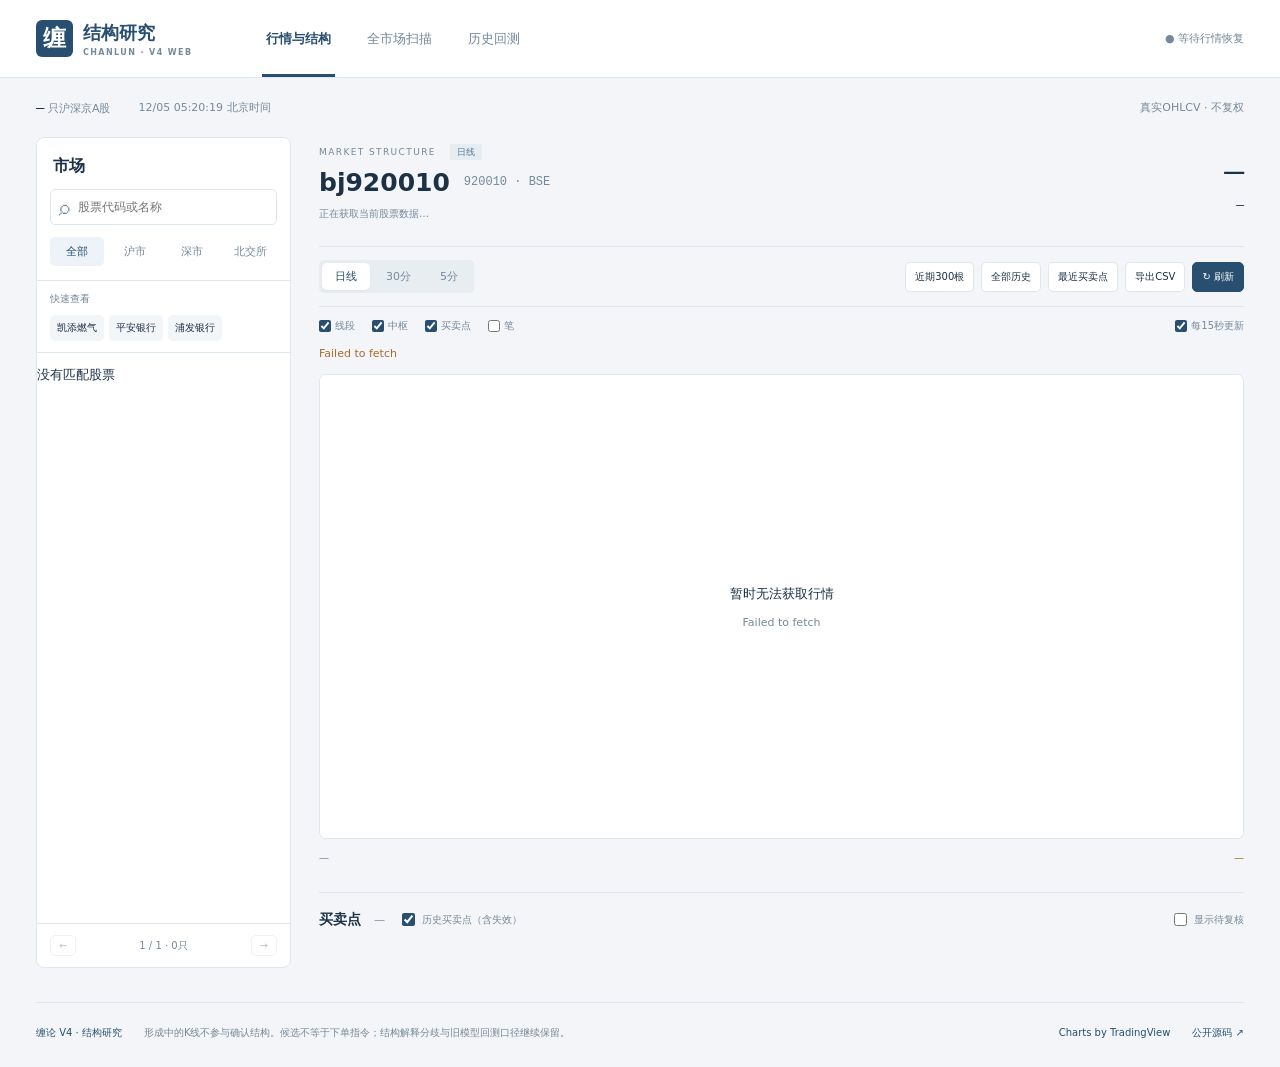
<file: docs/index.html>
<!doctype html>
<html lang="zh-CN">
<head><meta charset="utf-8"><meta name="viewport" content="width=device-width,initial-scale=1"><link rel="icon" href="data:,"><meta name="theme-color" content="#284f70"><meta name="description" content="缠论V4公开研究面板：沪深京股票真实K线、形成状态、结构候选和扫描进度。"><title>缠论 V4 · 实时结构研究</title><link rel="stylesheet" href="./style.css?v=4"><script src="./config.js" defer></script><script src="./assets/lightweight-charts.js" defer></script><script src="./signal-chart.js?v=4" defer></script><script src="./app.js?v=4" defer></script></head>
<body>
<header class="top"><a class="brand" href="./"><span class="brand-mark">缠</span><span>结构研究<small>CHANLUN · V4 WEB</small></span></a><nav aria-label="主导航"><button class="nav active" data-view="market">行情与结构</button><button class="nav" data-view="scan">全市场扫描</button><button class="nav" data-view="backtest">历史回测</button></nav><span id="connection" class="connection"><i></i>连接行情服务</span></header>
<main>
<section id="market-view">
<div class="market-line"><span><b id="universe-count">—</b> 只沪深京A股</span><span id="clock">北京时间</span><span class="source-note">真实OHLCV · 不复权</span></div>
<div class="workspace">
<aside class="market-list"><div class="list-head"><h1>市场</h1><button id="mobile-list-close" class="mobile-only icon-button" aria-label="关闭股票列表">×</button></div><label class="search"><span>⌕</span><input id="search" type="search" aria-label="搜索股票" placeholder="股票代码或名称" autocomplete="off"></label><div class="exchanges"><button data-exchange="" class="active">全部</button><button data-exchange="sh">沪市</button><button data-exchange="sz">深市</button><button data-exchange="bj">北交所</button></div><div class="favorites"><span>快速查看</span><button data-symbol="bj920010">凯添燃气</button><button data-symbol="sz000001">平安银行</button><button data-symbol="sh600000">浦发银行</button></div><div id="stock-list" class="stock-list" aria-label="股票列表"></div><div class="list-page"><button id="previous" aria-label="上一页">←</button><span id="list-page">—</span><button id="next" aria-label="下一页">→</button></div></aside>
<article class="instrument">
<div class="instrument-head"><div><div class="eyebrow">MARKET STRUCTURE <span id="instrument-tag">日线</span></div><h2><button id="mobile-list-open" class="instrument-name" title="切换股票">凯添燃气 <span class="mobile-only">⌄</span></button><span id="instrument-code">920010 · BSE</span></h2><p id="instrument-date">正在读取最新真实K线…</p></div><div class="price"><strong id="price">—</strong><span id="change">—</span></div></div>
<div class="chart-toolbar"><div class="periods" role="group" aria-label="K线周期"><button data-period="day" class="active">日线</button><button data-period="30m">30分</button><button data-period="5m">5分</button></div><div class="chart-actions"><button id="recent">近期300根</button><button id="all-history">全部历史</button><button id="latest-signal">最近买卖点</button><button id="export-csv" title="导出当前图表全部OHLCV">导出CSV</button><button id="refresh" class="primary">↻ 刷新</button></div></div>
<div class="chart-options"><label><input id="segments" type="checkbox" checked>线段</label><label><input id="centers" type="checkbox" checked>中枢</label><label><input id="signals" type="checkbox" checked>买卖点</label><label><input id="strokes" type="checkbox">笔</label><label class="auto-refresh"><input id="auto-refresh" type="checkbox" checked>每15秒更新</label></div>
<div id="chart-status" class="chart-status" role="status">正在获取行情，首次计算完整历史可能需要一些时间。</div>
<div class="chart-shell"><div id="chart"></div><svg id="structure-overlay" aria-label="结构线"></svg><div id="candle-tooltip" hidden></div><div id="chart-loading" class="chart-loading"><span></span><b>读取真实K线</b><small>完整历史与结构正在计算</small></div></div>
<div class="chart-foot"><span id="history-range">—</span><span id="forming-state">—</span></div>
<section class="signal-section"><div class="section-heading"><h3>买卖点</h3><span id="signal-count">—</span><label><input id="show-history" type="checkbox" checked>历史买卖点（含失效）</label><label><input id="include-review" type="checkbox">显示待复核</label></div><div id="signal-list" class="signal-list"><p>数据载入后显示结构候选。</p></div><div id="signal-detail" class="signal-detail" hidden></div></section>
</article></div></section>
<section id="scan-view" class="secondary-view" hidden><div class="page-heading"><div class="eyebrow">MARKET SCANNER</div><h1>全市场扫描</h1><p>查看程序实际扫描进度与研究候选。</p></div><div id="scan-metrics" class="metrics"></div><div class="panel"><h2>扫描进度</h2><div id="scan-runs">正在读取…</div></div><div class="panel"><h2>最新结构候选</h2><div id="scan-signals"></div></div></section>
<section id="backtest-view" class="secondary-view" hidden><div class="page-heading"><div class="eyebrow">HISTORICAL RESEARCH</div><h1>全市场历史回测</h1><p>旧模型结果归档 · 与当前固定引擎分开记录</p></div><div id="backtest-metrics" class="metrics"></div><div class="panel"><h2>数据与范围</h2><div id="backtest-scope"></div></div></section>
<footer><span>缠论 V4 · 结构研究</span><p>形成中的K线不参与确认结构。候选不等于下单指令；结构解释分歧与旧模型回测口径继续保留。</p><a href="https://www.tradingview.com/" target="_blank" rel="noreferrer">Charts by TradingView</a><a href="https://github.com/nnn256/chanlun-v4" target="_blank" rel="noreferrer">公开源码 ↗</a></footer>
</main>
</body></html>
</file>
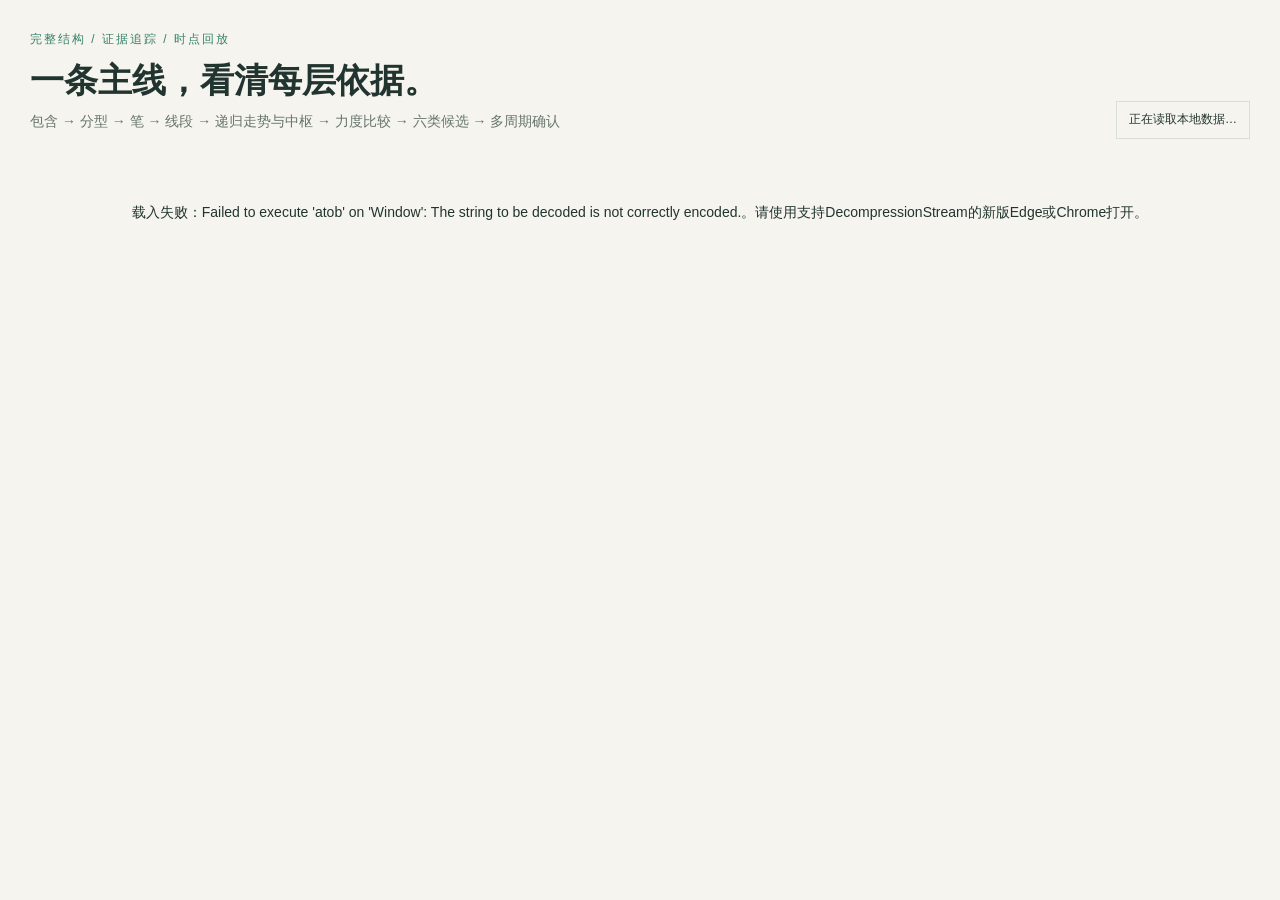
<file: tools/complete_study_view.html>
<!doctype html><html lang="zh-CN"><head><meta charset="utf-8"><meta name="viewport" content="width=device-width,initial-scale=1"><title>缠论完整结构 · 学习与回放</title>
<style>
:root{--paper:#f6f4ee;--panel:#fffefa;--ink:#21342f;--muted:#66756d;--line:#d9dfd6;--up:#be503b;--down:#34816a;--blue:#3c5f91;--gold:#ba8c35}*{box-sizing:border-box}body{margin:0;background:var(--paper);color:var(--ink);font:14px/1.65 'Microsoft YaHei','PingFang SC',sans-serif}main{max-width:1440px;margin:auto;padding:30px}header{display:flex;justify-content:space-between;align-items:end;gap:24px;margin-bottom:22px}h1{font-size:34px;line-height:1.3;margin:8px 0}h2{font-size:17px;margin:0 0 10px}.eyebrow{font-size:12px;letter-spacing:2px;color:var(--down)}p{margin:6px 0;color:var(--muted);text-wrap:pretty}.badge{font-size:12px;padding:8px 12px;border:1px solid var(--line)}.panel{padding:20px;background:var(--panel);border:1px solid var(--line);margin:18px 0}.tools{display:flex;align-items:center;gap:14px;flex-wrap:wrap}label{cursor:pointer}input{accent-color:var(--down)}button,select{background:var(--panel);border:1px solid var(--line);color:var(--ink);font:inherit;padding:6px 11px;border-radius:3px;cursor:pointer}button:hover,select:hover{background:#eaf0e8}button:disabled{opacity:.4;cursor:default}button:focus-visible,select:focus-visible,input:focus-visible,summary:focus-visible{outline:2px solid var(--blue);outline-offset:3px}.layers{display:flex;gap:12px;flex-wrap:wrap;font-size:12px;padding:12px 0}.controls{display:flex;align-items:center;gap:8px;flex-wrap:wrap;margin-top:12px}input[type=range]{flex:1;min-width:160px}svg{width:100%;display:block;height:auto}.caption{font-size:12px;color:var(--muted);margin:8px 0}.stats{display:grid;grid-template-columns:repeat(6,1fr);border-top:1px solid var(--line);border-bottom:1px solid var(--line);margin:22px 0 10px}.stat{padding:12px;border-right:1px solid var(--line)}.stat:last-child{border:0}.stat strong{display:block;font:25px/1.3 Consolas,monospace}.stat span{font-size:12px;color:var(--muted)}.grid{display:grid;grid-template-columns:1.4fr 1fr;gap:18px}.grid .panel{margin:0}.scroll{overflow:auto;max-height:330px}table{width:100%;border-collapse:collapse;font-size:12px}th,td{text-align:left;padding:8px;border-bottom:1px solid var(--line);vertical-align:top}th{font-weight:400;color:var(--muted);position:sticky;top:0;background:var(--panel);white-space:nowrap}td code{font-size:11px;overflow-wrap:anywhere}code,pre{font-family:Consolas,'Microsoft YaHei',monospace}pre{white-space:pre-wrap;overflow-wrap:anywhere;font-size:12px;margin:8px 0}.note{border-top:1px solid var(--line);padding:10px 0}.six{display:grid;grid-template-columns:repeat(6,1fr);gap:6px;margin-bottom:12px}.six div{border:1px solid var(--line);padding:8px;font-size:12px}.six b{font-size:18px;margin-right:5px}.bad{color:var(--up)}.good{color:var(--down)}footer{font-size:12px;color:var(--muted);margin-top:20px;overflow-wrap:anywhere}details{border-top:1px solid var(--line);padding:10px 0}summary{cursor:pointer}.loading{padding:40px;text-align:center}
@media(max-width:800px){main{padding:16px}header{display:block}h1{font-size:27px}.badge{margin-top:15px}.grid{grid-template-columns:1fr}.stats,.six{grid-template-columns:repeat(3,1fr)}.panel{padding:14px}.stat{padding:9px}.controls{font-size:12px}}
</style></head><body><main><header><div><div class="eyebrow">完整结构 / 证据追踪 / 时点回放</div><h1>一条主线，看清每层依据。</h1><p>包含 → 分型 → 笔 → 线段 → 递归走势与中枢 → 力度比较 → 六类候选 → 多周期确认</p></div><div id="origin" class="badge">正在读取本地数据…</div></header><div id="loading" class="loading">正在解压离线结构数据…</div><div id="app" hidden>
<div class="stats" id="stats"></div><section class="panel"><div class="tools"><label>周期 <select id="period" aria-label="图表周期"></select></label><label>结构秩 <select id="rank" aria-label="结构秩"></select></label><label>显示 <select id="window" aria-label="显示K线范围"><option value="300">最近300根</option><option value="1000">最近1000根</option><option value="0">全部历史</option></select></label><span id="cutoff" class="caption"></span></div><div class="layers" id="layers"><label><input type="checkbox" data-key="bars" checked>原始K线</label><label><input type="checkbox" data-key="merged">包含区间</label><label><input type="checkbox" data-key="fractals">分型</label><label><input type="checkbox" data-key="strokes" checked>笔</label><label><input type="checkbox" data-key="segments" checked>线段</label><label><input type="checkbox" data-key="centers" checked>中枢</label><label><input type="checkbox" data-key="types">完成走势</label><label><input type="checkbox" data-key="signals" checked>六类候选</label><label><input type="checkbox" data-key="force">力度比较</label></div>
<p class="caption">红涨绿跌；蓝色线段；虚线待确认；浅金中枢核心。悬停查看原始位置和依据；点击线、矩形或候选点显示完整证据。</p><svg id="chart" viewBox="0 0 1280 440" role="img" aria-label="完整结构K线与多层画线"></svg>
<div class="controls"><button id="first">起点</button><button id="prev">←</button><button id="play">播放</button><button id="next">→</button><button id="last">末尾</button><input id="slider" type="range" aria-label="回放观测时间" min="0" step="1"><output id="position"></output></div><p class="caption" id="schedule"></p></section>
<div class="grid"><section class="panel"><h2>六类候选 · 条件与失效</h2><div id="six" class="six"></div><div class="scroll"><table><thead><tr><th>类型/秩</th><th>价格端点</th><th>取得依据</th><th>状态</th><th>失效边界</th></tr></thead><tbody id="signals"></tbody></table></div><p class="caption">0表示该周期和规则下没有观测到；不补造信号。候选尚需下级结构确认，不能当作已成交记录。</p></section><section class="panel"><h2>多周期与区间套</h2><div class="scroll" id="links"></div></section></div>
<div class="grid" style="margin-top:18px"><section class="panel"><h2>本次观测的最近变化</h2><div class="scroll" id="events"></div></section><section class="panel"><h2>对象证据</h2><p class="caption">在图中点击对象，查看组成、规则、确认与修订信息。</p><div class="scroll"><pre id="evidence">尚未选中对象。</pre></div></section></div>
<section class="panel"><h2>全部结构层与解释</h2><details><summary>线段特征序列、缺口与确认路径</summary><div class="scroll"><pre id="features"></pre></div></details><details><summary>中枢形成、延伸、新生与升级核验</summary><div class="scroll"><pre id="evolution"></pre></div></details><details><summary>中枢监视器与顶底构造</summary><div class="scroll"><pre id="monitor"></pre></div></details><details><summary>参数、数据来源与口径</summary><div class="scroll"><pre id="manifest"></pre></div></details></section><footer>本书线段细则由既有公开规则补充；递归采用声明的同级分解与反向中枢破坏确认规范。图表周期与理论结构秩分别标记。已确认几何可被后续新证据修订；逐时观测事件保留原版本。没有宣称证明所有原著争议口径的唯一等价性。</footer></div></main>
<script id="packed" type="application/octet-stream">__COMPLETE_DATA__</script><script>
(async()=>{'use strict';const $=id=>document.getElementById(id);try{
const bytes=Uint8Array.from(atob($('packed').textContent.trim()),c=>c.charCodeAt(0));
const unpacked=await new Response(new Blob([bytes]).stream().pipeThrough(new DecompressionStream('gzip'))).text();
const data=JSON.parse(unpacked),NS='http://www.w3.org/2000/svg',svg=$('chart');let index=data.frames.length-1,timer=null;
const names={first_buy:'一买',second_buy:'二买',third_buy:'三买',first_sell:'一卖',second_sell:'二卖',third_sell:'三卖'};
const status={confirmed:'确认',provisional:'候选',complete:'完成分解',awaiting_lower_confirmation:'待下级确认',waiting_lower_confirmation:'待下级确认',waiting_trigger:'待细级触发',invalidated:'已失效',structurally_triggered_under_profile:'模型结构触发',formed:'形成',extended:'延伸',leaving:'离开中',broken:'不返回',blocked_terminal_history_or_OHLCV:'缺区间/OHLCV证据'};
const cols={up:'#be503b',down:'#34816a',blue:'#3c5f91',gold:'#ba8c35',line:'#d9dfd6',muted:'#66756d'};
const periods=Object.keys(data.bars);for(const p of periods){const o=document.createElement('option');o.value=p;o.textContent=p;$('period').appendChild(o);}
$('period').value=periods.includes('day')?'day':periods[0];$('slider').max=String(index);$('slider').value=String(index);
$('origin').textContent=(data.manifest.synthetic?'合成教学示例':'已记录来源的行情')+' · '+data.manifest.symbol+' · '+periods.join(' / ');
$('manifest').textContent=JSON.stringify(data.manifest,null,2);$('loading').hidden=true;$('app').hidden=false;
function get(){return data.frames[index];}function report(){return get().reports[$('period').value];}function rank(){return Number($('rank').value)||1;}
function enabled(k){return document.querySelector('[data-key="'+k+'"]').checked;}function txt(o){return JSON.stringify(o,null,2);}function fmt(n){return Number(n).toFixed(2);}
function node(tag,attrs={},text){const n=document.createElementNS(NS,tag);for(const[k,v]of Object.entries(attrs))n.setAttribute(k,String(v));if(text!==undefined)n.textContent=String(text);svg.appendChild(n);return n;}
function object(n,o){const t=document.createElementNS(NS,'title');t.textContent=o.id+' / '+(status[o.state]||o.state||'')+' / 依据 '+(o.basis_at??o.available_at??o.formed_at??'');n.appendChild(t);n.style.cursor='pointer';n.addEventListener('click',()=>{$('evidence').textContent=txt(o);});return n;}
function optionRanks(){const old=$('rank').value;$('rank').replaceChildren();for(const l of report().hierarchy.levels){const o=document.createElement('option');o.value=String(l.rank);o.textContent='L'+l.rank;$('rank').appendChild(o);}if([...$('rank').options].some(x=>x.value===old))$('rank').value=old;}
function plain(container,text,cls='note'){const div=document.createElement('div');div.className=cls;div.textContent=text;container.appendChild(div);return div;}
function draw(){const f=get(),p=$('period').value,r=report(),l=r.hierarchy.levels.find(x=>x.rank===rank())||r.hierarchy.levels[0],bars=data.bars[p].slice(0,r.input_count);svg.replaceChildren();
 const signals=r.signals.filter(s=>s.rank===l.rank),stats=[['标准区间',r.base.merged.length],['分型',r.base.fractals.length],['笔',r.base.strokes.length],['线段',r.base.segments.length],['L'+l.rank+'中枢',l.centers.length],['L'+l.rank+'完成类型',l.completed_types.length]];$('stats').replaceChildren();for(const[a,b]of stats){const div=document.createElement('div');div.className='stat';const span=document.createElement('span');span.textContent=a;const strong=document.createElement('strong');strong.textContent=b;div.append(span,strong);$('stats').appendChild(div);}
 $('cutoff').textContent='观测截止 '+f.as_of;$('position').textContent=(index+1)+' / '+data.frames.length;$('slider').value=String(index);$('first').disabled=$('prev').disabled=index===0;$('next').disabled=$('last').disabled=index===data.frames.length-1;
 const schedule=data.manifest.replay_schedule;$('schedule').textContent='回放计划：'+(schedule.observations||1)+'次观测，步长'+(schedule.step||1)+'；每次保留全部较早历史。端点时间与观测确认时间分别保存。';
 const windowSize=Number($('window').value),viewStart=windowSize?Math.max(0,bars.length-windowSize):0,shown=bars.slice(viewStart);
 const W=1280,H=440,L=58,R=22,T=25,B=35,pw=W-L-R,ph=H-T-B;let lo=Math.min(...shown.map(b=>b.low)),hi=Math.max(...shown.map(b=>b.high));const pad=Math.max((hi-lo)*.13,.3);lo-=pad;hi+=pad;const x=i=>L+(i-viewStart+.5)*pw/Math.max(shown.length,8),y=n=>T+(hi-n)*ph/(hi-lo);
 for(let k=0;k<=5;k++){const v=lo+(hi-lo)*k/5;node('line',{x1:L,x2:W-R,y1:y(v),y2:y(v),stroke:cols.line,'stroke-width':.7});node('text',{x:L-8,y:y(v)+4,'text-anchor':'end',fill:cols.muted,'font-size':11},fmt(v));}
 if(enabled('centers'))for(const c of l.centers)object(node('rect',{x:x(c.start),y:y(c.zg),width:Math.max(x(c.end)-x(c.start),2),height:Math.max(y(c.zd)-y(c.zg),1),fill:cols.gold,'fill-opacity':.12,stroke:cols.gold,'stroke-opacity':.6}),c);
 if(enabled('bars'))for(const b of shown){const color=b.close>=b.open?cols.up:cols.down,w=Math.max(.7,Math.min(6,pw/shown.length*.55));object(node('line',{x1:x(b.pos),x2:x(b.pos),y1:y(b.high),y2:y(b.low),stroke:color,'stroke-opacity':.4,'stroke-width':Math.max(1,w*.3)}),{...b,id:'K:'+b.pos});node('rect',{x:x(b.pos)-w/2,y:Math.min(y(b.open),y(b.close)),width:w,height:Math.max(Math.abs(y(b.open)-y(b.close)),1.3),fill:color,'fill-opacity':.45});}
 if(enabled('merged'))for(const b of r.base.merged)object(node('rect',{x:x(b.start)-2,y:y(b.high),width:Math.max(x(b.end)-x(b.start)+4,4),height:Math.max(y(b.low)-y(b.high),1),fill:'none',stroke:cols.muted}),b);
 for(const key of ['strokes','segments','types'])if(enabled(key))for(const o of key==='types'?l.completed_types:r.base[key])object(node('line',{x1:x(o.start),x2:x(o.end),y1:y(o.start_price),y2:y(o.end_price),stroke:key==='strokes'?cols[o.direction]:key==='segments'?cols.blue:cols.gold,'stroke-width':key==='strokes'?1.4:key==='segments'?2.8:4,'stroke-dasharray':['confirmed','complete'].includes(o.state)?'none':'6 5'}),o);
 if(enabled('fractals'))for(const o of r.base.fractals)object(node('circle',{cx:x(o.source),cy:y(o.price),r:2.8,fill:o.kind==='top'?cols.up:cols.down}),o);
 if(enabled('force'))for(const o of r.divergence_comparisons.filter(c=>c.rank===l.rank&&c.state!=='not_supported')){const end=o.terminal_range[1];object(node('path',{d:`M ${x(o.a.range[1])} ${y(o.a.direction==='up'?o.price:o.invalidation)} L ${x(end)} ${y(o.price)}`,stroke:cols.gold,'stroke-width':1.5,'stroke-dasharray':'3 3',fill:'none'}),o);}
 if(enabled('signals'))for(const s of signals){const px=x(s.anchor),py=y(s.price),buy=s.side==='buy';object(node('circle',{cx:px,cy:py,r:4,fill:s.state==='invalidated'?'#fffefa':buy?cols.up:cols.down,stroke:buy?cols.up:cols.down,'stroke-width':1.5}),s);node('text',{x:px+5,y:py+(buy?15:-9),fill:buy?cols.up:cols.down,'font-size':10},names[s.class]+(s.state==='invalidated'?'×':''));}
 const step=Math.max(1,Math.ceil(shown.length/7));for(let i=viewStart;i<bars.length;i+=step)node('text',{x:x(i),y:H-10,fill:cols.muted,'text-anchor':'middle','font-size':11},i);
 $('six').replaceChildren();for(const[k,v]of Object.entries(names)){const c=signals.filter(s=>s.class===k),n=document.createElement('div'),b=document.createElement('b');b.textContent=c.length;n.append(b,document.createTextNode(v));$('six').appendChild(n);}
 $('signals').replaceChildren();for(const s of signals.slice().reverse()){const tr=document.createElement('tr');for(const v of[names[s.class]+'/L'+s.rank,'K'+s.anchor+' / '+fmt(s.price),s.available_time||bars[s.available_at]?.closed_at,status[s.state]||s.state,s.invalidation_operator+' '+fmt(s.invalidation)]){const td=document.createElement('td');td.textContent=String(v);tr.appendChild(td);}tr.style.cursor='pointer';tr.onclick=()=>{$('evidence').textContent=txt(s);};$('signals').appendChild(tr);}
 if(!signals.length){const tr=document.createElement('tr'),td=document.createElement('td');td.colSpan=5;td.textContent='当前秩尚未观测到六类候选点。';tr.appendChild(td);$('signals').appendChild(tr);}
 $('links').replaceChildren();const links=f.links;for(const[k,v]of Object.entries(links.pairs||{})){plain($('links'),k+'：'+v.state+'；匹配 '+v.matched_parent_bars+'，不符 '+v.mismatched_parent_bars+'，缺窗 '+v.incomplete_parent_bars);}
 const selected=links.selected_signals||[];plain($('links'),'确认链候选 '+selected.length+' · 区间套 '+(links.interval_nesting||[]).length+' · 小转大 '+(links.small_to_large||[]).length);
 for(const s of selected.slice(-12))plain($('links'),(names[s.class]||s.class)+' '+s.trade_period+'→'+s.confirm_period+'→'+s.trigger_period+'：'+(status[s.state]||s.state));
 if(!Object.keys(links.pairs||{}).length)plain($('links'),'尚未提供独立的低级别数据，保持单周期结构状态。');
 $('events').replaceChildren();for(const e of data.events.filter(e=>time(e.observed_at)<=time(f.as_of)&&e.period===p&&['strokes','segments','centers','signals','types:same_level_partition'].includes(e.kind)).slice(-12).reverse())plain($('events'),e.observed_at+' / '+e.event+' / '+e.kind+' / '+e.id);
 if(!$('events').children.length)plain($('events'),'当前观测尚无该周期的结构变化事件。');
 $('features').textContent=txt(r.feature_sequences);$('evolution').textContent=txt(r.center_evolution);$('monitor').textContent=txt({monitors:r.center_monitors,construction:r.construction_phases});}
 function time(v){return new Date(v).getTime();}function stop(){if(timer!==null)clearInterval(timer);timer=null;$('play').textContent='播放';}function go(i){index=Math.max(0,Math.min(data.frames.length-1,i));optionRanks();draw();}$('window').onchange=draw;
 $('period').onchange=()=>{optionRanks();draw();};$('rank').onchange=draw;$('layers').onchange=draw;$('slider').oninput=()=>{stop();go(Number($('slider').value));};$('first').onclick=()=>{stop();go(0);};$('last').onclick=()=>{stop();go(data.frames.length-1);};$('prev').onclick=()=>{stop();go(index-1);};$('next').onclick=()=>{stop();go(index+1);};$('play').onclick=()=>{if(timer!==null){stop();return;}if(index===data.frames.length-1)go(0);$('play').textContent='暂停';timer=setInterval(()=>{go(index+1);if(index===data.frames.length-1)stop();},300);};optionRanks();draw();
 }catch(error){$('loading').textContent='载入失败：'+error.message+'。请使用支持DecompressionStream的新版Edge或Chrome打开。';throw error;}})();
</script></body></html>
</file>
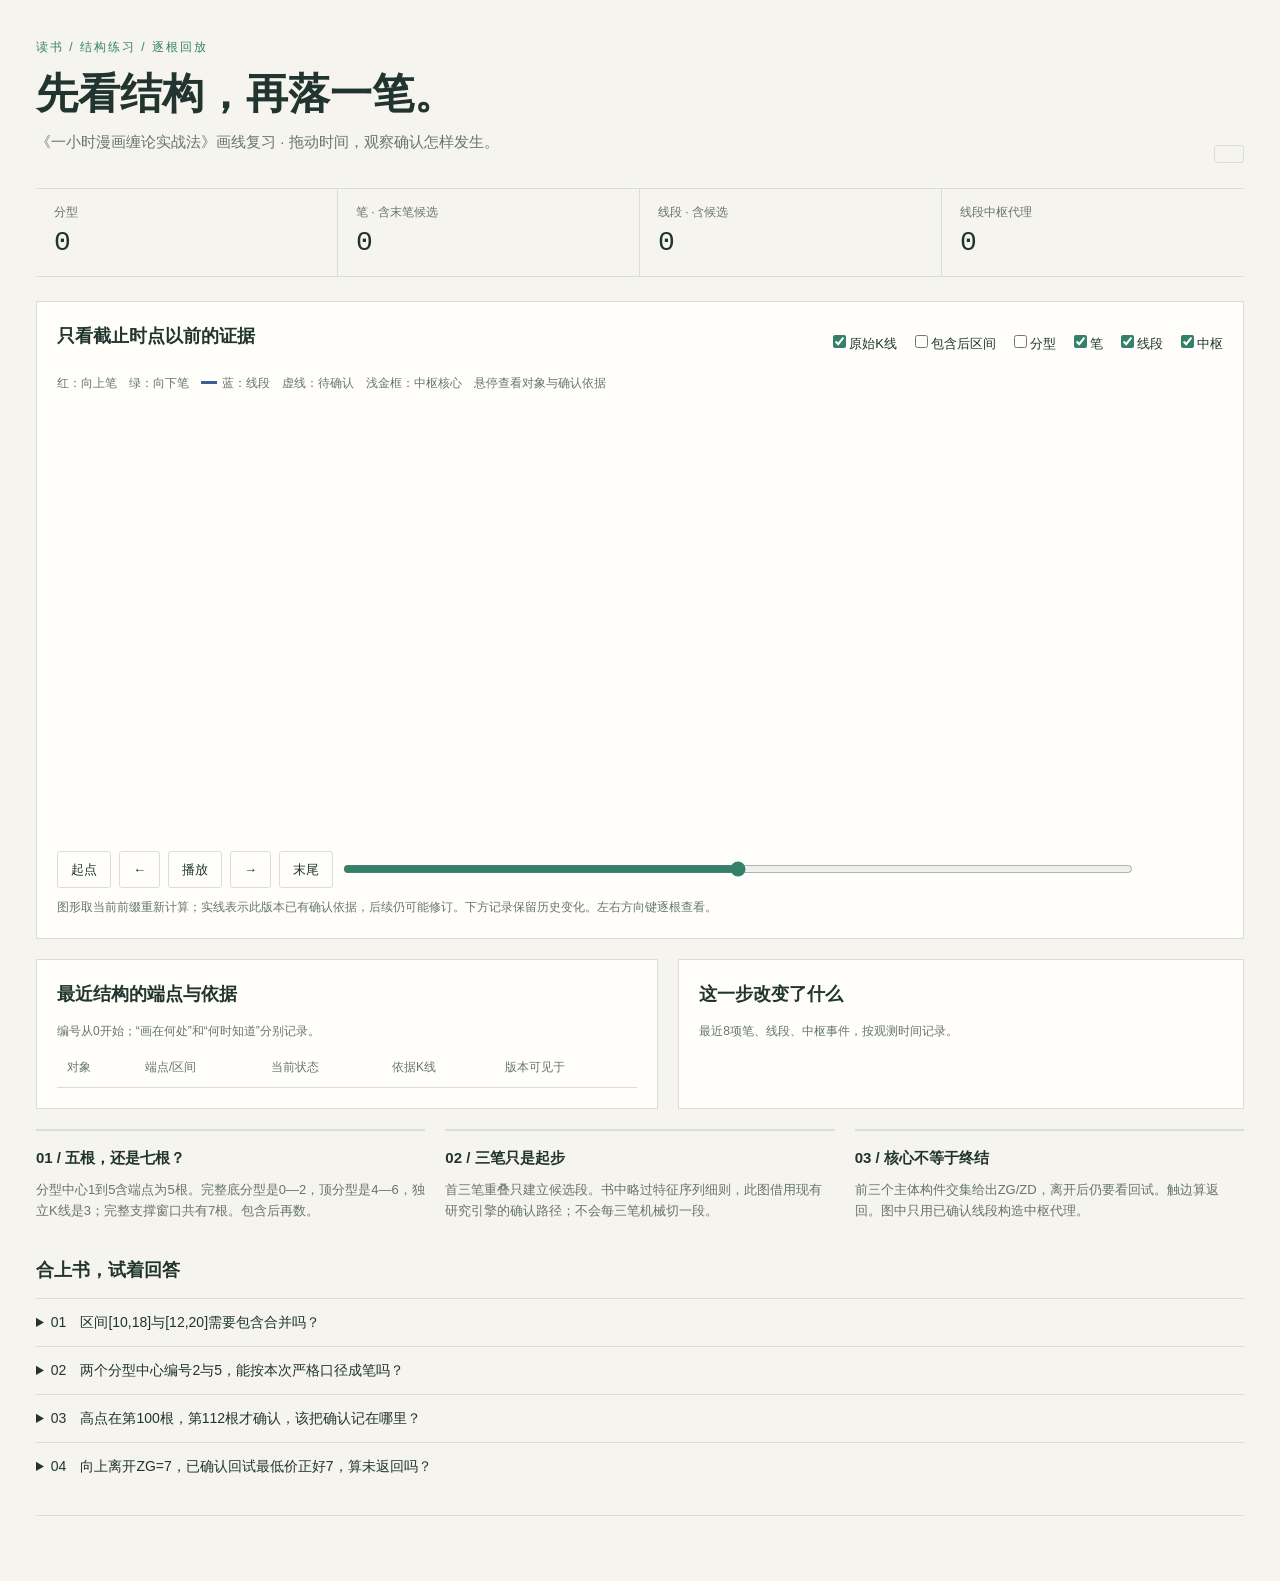
<file: tools/guanpeng_study_view.html>
<!doctype html>
<html lang="zh-CN">
<head>
<meta charset="utf-8"><meta name="viewport" content="width=device-width,initial-scale=1">
<title>画线复习 · 一小时漫画缠论实战法</title>
<style>
:root{--paper:#f6f4ee;--panel:#fffefa;--ink:#21342f;--muted:#66756d;--line:#d9dfd6;--up:#be503b;--down:#34816a;--segment:#3c5f91;--zone:#ba8c35}
*{box-sizing:border-box}body{margin:0;background:var(--paper);color:var(--ink);font:15px/1.65 'Microsoft YaHei','PingFang SC',sans-serif}main{max-width:1320px;margin:auto;padding:38px 36px 50px}header{display:flex;justify-content:space-between;gap:24px;align-items:end;margin-bottom:25px}.eyebrow{font-size:12px;letter-spacing:2px;color:var(--down)}h1{font:600 clamp(27px,4vw,42px)/1.25 'Microsoft YaHei',sans-serif;margin:10px 0}h2{font-size:18px;margin:0 0 12px}p{margin:8px 0;color:var(--muted);text-wrap:pretty}.source{border:1px solid var(--line);padding:8px 14px;border-radius:3px;font-size:12px;max-width:300px}.summary{display:grid;grid-template-columns:repeat(4,1fr);border-top:1px solid var(--line);border-bottom:1px solid var(--line);margin-bottom:24px}.stat{padding:14px 18px;border-right:1px solid var(--line)}.stat:last-child{border:0}.stat span{display:block;color:var(--muted);font-size:12px}.stat strong{font:500 28px/1.4 Consolas,monospace}.panel{background:var(--panel);border:1px solid var(--line);padding:20px;margin-bottom:20px}.toolbar{display:flex;align-items:center;justify-content:space-between;gap:15px;flex-wrap:wrap}.layers{display:flex;gap:14px;flex-wrap:wrap;font-size:13px}.layers label{cursor:pointer}input{accent-color:var(--down)}.legend{font-size:12px;color:var(--muted);margin:10px 0}.dot{display:inline-block;width:16px;height:3px;margin:0 5px 3px 12px;background:var(--segment)}svg{display:block;width:100%;height:auto;min-height:240px}button{background:var(--panel);color:var(--ink);border:1px solid var(--line);padding:7px 13px;border-radius:3px;cursor:pointer;font:inherit;font-size:13px}button:hover{background:#eaf0e8}button:active{transform:translateY(1px)}button:disabled{opacity:.4;cursor:default}button:focus-visible,input:focus-visible,summary:focus-visible{outline:2px solid var(--segment);outline-offset:3px}.controls{display:flex;align-items:center;gap:8px;margin-top:15px;flex-wrap:wrap}input[type=range]{flex:1;min-width:130px}.cutoff{font-size:12px;font-family:Consolas,'Microsoft YaHei',monospace;min-width:80px;text-align:right}.caption{font-size:12px;margin-top:10px;color:var(--muted)}.lower{display:grid;grid-template-columns:1.1fr 1fr;gap:20px}.table-wrap{overflow:auto;max-height:300px}table{width:100%;border-collapse:collapse;font-size:12px;white-space:nowrap}th,td{text-align:left;padding:9px 10px;border-bottom:1px solid var(--line)}th{color:var(--muted);font-weight:400;position:sticky;top:0;background:var(--panel)}.events{font-size:12px;max-height:300px;overflow:auto}.event{padding:8px 0;border-bottom:1px solid var(--line)}.event code{color:var(--segment)}.notes{display:grid;grid-template-columns:repeat(3,1fr);gap:20px}.note{padding-top:15px;border-top:2px solid var(--line)}.note b{font-size:15px}.note p{font-size:13px}.practice{margin-top:26px}details{border-top:1px solid var(--line);padding:12px 0}summary{cursor:pointer;font-size:14px}details p{font-size:13px;padding:0 20px}footer{font-size:12px;color:var(--muted);border-top:1px solid var(--line);margin-top:25px;padding-top:15px;overflow-wrap:anywhere}code{font-family:Consolas,monospace}.empty{color:var(--muted);padding:20px 0}
@media(max-width:760px){main{padding:22px 16px}header{display:block}.source{margin-top:15px;max-width:none}.summary{grid-template-columns:repeat(2,1fr)}.stat{border-bottom:1px solid var(--line)}.lower,.notes{grid-template-columns:1fr}.panel{padding:14px}.layers{gap:10px}svg{min-height:190px}.cutoff{font-size:11px}.toolbar h2{margin:0}}
</style>
</head>
<body><main>
<header><div><div class="eyebrow">读书 / 结构练习 / 逐根回放</div><h1>先看结构，再落一笔。</h1><p>《一小时漫画缠论实战法》画线复习 · 拖动时间，观察确认怎样发生。</p></div><div class="source" id="source"></div></header>
<section class="summary" aria-label="当前结构数量"><div class="stat"><span>分型</span><strong id="n-fractals">0</strong></div><div class="stat"><span>笔 · 含末笔候选</span><strong id="n-strokes">0</strong></div><div class="stat"><span>线段 · 含候选</span><strong id="n-segments">0</strong></div><div class="stat"><span>线段中枢代理</span><strong id="n-centers">0</strong></div></section>
<section class="panel"><div class="toolbar"><h2>只看截止时点以前的证据</h2><div class="layers" id="layers"><label><input type="checkbox" data-layer="bars" checked>原始K线</label><label><input type="checkbox" data-layer="merged">包含后区间</label><label><input type="checkbox" data-layer="fractals">分型</label><label><input type="checkbox" data-layer="strokes" checked>笔</label><label><input type="checkbox" data-layer="segments" checked>线段</label><label><input type="checkbox" data-layer="centers" checked>中枢</label></div></div>
<div class="legend">红：向上笔　绿：向下笔<span class="dot"></span>蓝：线段　虚线：待确认　浅金框：中枢核心　悬停查看对象与确认依据</div>
<svg id="chart" viewBox="0 0 1160 430" role="img" aria-label="截止时点K线、笔、线段与中枢图"></svg>
<div class="controls"><button id="first" aria-label="回到第一根">起点</button><button id="prev" aria-label="上一根">←</button><button id="play">播放</button><button id="next" aria-label="下一根">→</button><button id="last">末尾</button><input id="cut" aria-label="回放截止K线" type="range" min="0" step="1"><output id="cut-label" class="cutoff"></output></div><div id="time" class="caption"></div>
<div class="caption">图形取当前前缀重新计算；实线表示此版本已有确认依据，后续仍可能修订。下方记录保留历史变化。左右方向键逐根查看。</div></section>
<div class="lower"><section class="panel"><h2>最近结构的端点与依据</h2><p class="caption">编号从0开始；“画在何处”和“何时知道”分别记录。</p><div class="table-wrap"><table><thead><tr><th>对象</th><th>端点/区间</th><th>当前状态</th><th>依据K线</th><th>版本可见于</th></tr></thead><tbody id="objects"></tbody></table></div></section><section class="panel"><h2>这一步改变了什么</h2><p class="caption">最近8项笔、线段、中枢事件，按观测时间记录。</p><div class="events" id="events"></div></section></div>
<section class="notes"><div class="note"><b>01 / 五根，还是七根？</b><p>分型中心1到5含端点为5根。完整底分型是0—2，顶分型是4—6，独立K线是3；完整支撑窗口共有7根。包含后再数。</p></div><div class="note"><b>02 / 三笔只是起步</b><p>首三笔重叠只建立候选段。书中略过特征序列细则，此图借用现有研究引擎的确认路径；不会每三笔机械切一段。</p></div><div class="note"><b>03 / 核心不等于终结</b><p>前三个主体构件交集给出ZG/ZD，离开后仍要看回试。触边算返回。图中只用已确认线段构造中枢代理。</p></div></section>
<section class="practice"><h2>合上书，试着回答</h2><details><summary>01　区间[10,18]与[12,20]需要包含合并吗？</summary><p>不需要。它们只是部分交叠，没有任何一根完全包含另一根。</p></details><details><summary>02　两个分型中心编号2与5，能按本次严格口径成笔吗？</summary><p>不能。中心差3，两个完整分型间没有独立K线；本次要求中心差至少4。</p></details><details><summary>03　高点在第100根，第112根才确认，该把确认记在哪里？</summary><p>端点画在100，观测到确认记在112。回测不能在100就使用112才获得的证据。</p></details><details><summary>04　向上离开ZG=7，已确认回试最低价正好7，算未返回吗？</summary><p>不算。本次工程约定等号为触边返回；严格大于7才是未返回。</p></details></section>
<footer id="footer"></footer>
</main><script id="study-data" type="application/json">__STUDY_DATA__</script><script>
'use strict';
const data=JSON.parse(document.getElementById('study-data').textContent);
const $=id=>document.getElementById(id), svg=$('chart'), slider=$('cut');
const NS='http://www.w3.org/2000/svg', palette={up:'#be503b',down:'#34816a',segment:'#3c5f91',zone:'#ba8c35',muted:'#66756d',line:'#d9dfd6'};
let index=data.frames.length-1,timer=null;
slider.max=String(index);slider.value=String(index);
$('source').textContent=(data.manifest.source.synthetic?'合成教学数据 · 非真实行情':'用户CSV · '+data.manifest.level)+' / '+data.bars.length+' 根 / 结构代理';
$('footer').textContent='来源：管鹏《一小时漫画缠论实战法》，2022。画笔依第2章，线段终结采用既有公开规则补充。模式：structure_proxy。输入摘要：'+data.manifest.used_bars_sha256+'。本页离线运行。';
function el(tag,attrs={},label){const node=document.createElementNS(NS,tag);for(const[k,v]of Object.entries(attrs))node.setAttribute(k,String(v));if(label!==undefined)node.textContent=String(label);svg.appendChild(node);return node;}
function titled(node,text){const t=document.createElementNS(NS,'title');t.textContent=text;node.appendChild(t);return node;}
function enabled(name){return document.querySelector('[data-layer="'+name+'"]').checked;}
function fmt(n){return Number(n).toFixed(2);}
function state(s){return({confirmed:'已确认',provisional:'待确认',closed_basis:'闭合K线依据',open_basis:'未闭合依据',formed:'核心已形成',extension:'延伸',leaving:'离开待回试',departed:'已取得不返回依据'})[s]||s;}
function desc(o){return o.id+' / '+state(o.state)+' / basis_at='+o.basis_at+' / available_at='+o.available_at+' / revision='+o.revision;}
function stop(){if(timer!==null)clearInterval(timer);timer=null;$('play').textContent='播放';}
function render(){
 const frame=data.frames[index],bars=data.bars.slice(0,index+1);slider.value=String(index);svg.replaceChildren();
 for(const k of ['fractals','strokes','segments','centers'])$('n-'+k).textContent=String(frame[k].length);
 $('cut-label').textContent=(index+1)+' / '+data.bars.length;
 $('time').textContent='截止收盘：'+(frame.as_of_time||'无收盘时间，按输入位置回放')+'　|　原始编号：'+index+'　|　标准区间：'+frame.merged.length;
 $('first').disabled=$('prev').disabled=index===0;$('last').disabled=$('next').disabled=index===data.frames.length-1;
 const W=1160,H=430,L=58,R=24,T=22,B=38,pw=W-L-R,ph=H-T-B;
 let lo=Math.min(...bars.map(b=>b.low)),hi=Math.max(...bars.map(b=>b.high));const pad=Math.max((hi-lo)*.12,.5);lo-=pad;hi+=pad;
 const x=i=>L+(i+.5)*pw/Math.max(bars.length,8), y=p=>T+(hi-p)*ph/(hi-lo);
 for(let k=0;k<=5;k++){const p=lo+(hi-lo)*k/5;el('line',{x1:L,x2:W-R,y1:y(p),y2:y(p),stroke:palette.line,'stroke-width':.7});el('text',{x:L-10,y:y(p)+4,'text-anchor':'end',fill:palette.muted,'font-size':11},fmt(p));}
 if(enabled('centers'))for(const c of frame.centers){const left=x(c.start),right=x(c.end);titled(el('rect',{x:left,y:y(c.zg),width:Math.max(right-left,2),height:Math.max(y(c.zd)-y(c.zg),1),fill:palette.zone,'fill-opacity':.10,stroke:palette.zone,'stroke-opacity':.6}),desc(c)+' / ZD='+c.zd+' ZG='+c.zg);el('text',{x:left+5,y:y(c.zg)-5,fill:palette.zone,'font-size':10},'ZG '+fmt(c.zg)+' / ZD '+fmt(c.zd));}
 if(enabled('bars'))for(const b of bars){const color=b.close>=b.open?palette.up:palette.down;const width=Math.max(.7,Math.min(6,pw/bars.length*.52));titled(el('line',{x1:x(b.pos),x2:x(b.pos),y1:y(b.high),y2:y(b.low),stroke:color,'stroke-opacity':.45,'stroke-width':Math.max(1,width*.35)}),'K '+b.pos+' / H '+b.high+' / L '+b.low);el('rect',{x:x(b.pos)-width/2,y:Math.min(y(b.open),y(b.close)),width,height:Math.max(Math.abs(y(b.open)-y(b.close)),1.5),fill:color,'fill-opacity':.5});}
 if(enabled('merged'))for(const b of frame.merged)titled(el('rect',{x:x(b.start)-2,y:y(b.high),width:Math.max(x(b.end)-x(b.start)+4,4),height:Math.max(y(b.low)-y(b.high),1),fill:'none',stroke:palette.muted,'stroke-width':1}),b.id+' / 原始 '+b.start+'—'+b.end+' / H '+b.high+' L '+b.low);
 for(const layer of ['strokes','segments'])if(enabled(layer))for(const o of frame[layer]){const seg=layer==='segments',color=seg?palette.segment:palette[o.direction];titled(el('line',{x1:x(o.start),x2:x(o.end),y1:y(o.start_price),y2:y(o.end_price),stroke:color,'stroke-width':seg?3.2:1.5,'stroke-dasharray':o.state==='confirmed'?'none':'6 5','stroke-linecap':'round'}),desc(o)+(o.path?' / '+o.path:''));}
 if(enabled('fractals'))for(const f of frame.fractals){const top=f.kind==='top',px=x(f.source),py=y(f.price)+(top?-9:9);titled(el('path',{d:top?`M ${px} ${py+4} l -4 -7 h 8 Z`:`M ${px} ${py-4} l -4 7 h 8 Z`,fill:top?palette.up:palette.down}),desc(f));}
 const step=Math.max(1,Math.ceil(bars.length/7));for(let i=0;i<bars.length;i+=step)el('text',{x:x(i),y:H-13,'text-anchor':'middle',fill:palette.muted,'font-size':11},i);
 if(bars.length<3)el('text',{x:W/2,y:H/2,'text-anchor':'middle',fill:palette.muted,'font-size':14},'继续逐根读入，等待右侧确认与结构形成');
 const body=$('objects');body.replaceChildren();const rows=[...frame.strokes.slice(-3).map(o=>['笔',o]),...frame.segments.slice(-2).map(o=>['线段',o]),...frame.centers.slice(-2).map(o=>['中枢',o])];
 for(const[name,o]of rows){const tr=document.createElement('tr');for(const v of[name,o.start+' → '+o.end,state(o.state),o.basis_at,o.available_at]){const td=document.createElement('td');td.textContent=String(v);tr.appendChild(td);}body.appendChild(tr);}
 if(!rows.length){const tr=document.createElement('tr'),td=document.createElement('td');td.colSpan=5;td.className='empty';td.textContent='当前还没有可连接的结构。';tr.appendChild(td);body.appendChild(tr);}
 const events=$('events');events.replaceChildren();const recent=data.events.filter(e=>e.observed_at<=index&&['stroke','segment:0','center:0'].includes(e.kind)).slice(-8).reverse();
 for(const e of recent){const div=document.createElement('div');div.className='event';const code=document.createElement('code');code.textContent='K '+e.observed_at+' / '+e.event;div.appendChild(code);div.appendChild(document.createTextNode('　'+e.id));events.appendChild(div);}if(!recent.length){events.textContent='当前尚无笔、线段或中枢事件。';}
}
function go(n){index=Math.max(0,Math.min(data.frames.length-1,n));render();}
slider.addEventListener('input',()=>{stop();go(Number(slider.value));});
$('first').onclick=()=>{stop();go(0);};$('last').onclick=()=>{stop();go(data.frames.length-1);};$('prev').onclick=()=>{stop();go(index-1);};$('next').onclick=()=>{stop();go(index+1);};
$('play').onclick=()=>{if(timer!==null){stop();return;}if(index===data.frames.length-1)go(0);$('play').textContent='暂停';timer=setInterval(()=>{go(index+1);if(index===data.frames.length-1)stop();},200);};
$('layers').addEventListener('change',render);document.addEventListener('keydown',e=>{if(e.target.tagName==='INPUT'||e.target.tagName==='TEXTAREA')return;if(e.key==='ArrowLeft'||e.key==='ArrowRight'){e.preventDefault();stop();go(index+(e.key==='ArrowRight'?1:-1));}});render();
</script></body></html>
</file>
<file: docs/style.css>
:root{--bg:#f3f5f8;--paper:#fff;--ink:#1c3046;--muted:#75899b;--line:#dfe7ee;--blue:#284f70;--red:#d34d55;--green:#168c79;--amber:#a16f26;font-family:"Microsoft YaHei","PingFang SC",system-ui,sans-serif;color:var(--ink);font-size:13px}*{box-sizing:border-box}body{margin:0;background:var(--bg)}[hidden]{display:none!important}button,input{font:inherit;color:inherit}button{cursor:pointer;background:#fff;border:1px solid var(--line);border-radius:5px;padding:7px 12px}button:hover{background:#eff4f8}button:disabled{opacity:.5;cursor:wait}button:focus-visible,input:focus-visible,a:focus-visible{outline:2px solid #457ca8;outline-offset:3px}a{color:var(--blue);text-decoration:none}input{min-width:0}input[type=checkbox]{accent-color:var(--blue)}.top{height:78px;display:flex;align-items:center;padding:0 36px;gap:70px;border-bottom:1px solid var(--line);background:#fff}.brand{display:flex;align-items:center;gap:10px;font-weight:650;font-size:18px}.brand-mark{display:grid;place-items:center;background:var(--blue);color:#fff;width:37px;height:37px;font-size:23px;border-radius:6px}.brand small{display:block;font-size:8px;letter-spacing:1.4px;color:var(--muted);margin-top:3px}.top nav{display:flex;height:100%;gap:28px}.nav{border:0;border-radius:0;background:none;padding:0 4px;color:var(--muted);position:relative;font-size:13px}.nav.active{color:var(--blue);font-weight:600}.nav.active:after{content:"";position:absolute;bottom:0;left:0;right:0;height:3px;background:var(--blue)}.connection{margin-left:auto;white-space:nowrap;font-size:11px;color:var(--muted)}.connection i{display:inline-block;background:#a5b3bf;width:6px;height:6px;border-radius:50%;margin-right:7px}.connection.connected i{background:var(--green)}main{max-width:1760px;margin:auto;padding:0 36px}.market-line{display:flex;gap:28px;align-items:center;height:59px;font-size:11px;color:var(--muted)}.market-line b{color:var(--ink);font-family:Consolas,monospace;font-size:14px;font-weight:500}.source-note{margin-left:auto}.workspace{display:grid;grid-template-columns:255px minmax(0,1fr);gap:28px;align-items:start}.market-list{background:#fff;border:1px solid var(--line);border-radius:8px;overflow:hidden}.list-head{display:flex;align-items:center;justify-content:space-between;padding:18px 16px 12px}.list-head h1{font-size:16px;margin:0;font-weight:600}.search{display:flex;align-items:center;margin:0 13px 12px;border:1px solid var(--line);border-radius:5px;padding:0 8px;color:var(--muted)}.search span{font-size:21px}.search input{border:0;outline:none;width:100%;padding:10px 8px;background:transparent;font-size:12px}.exchanges{display:flex;gap:4px;margin:0 13px 14px}.exchanges button{flex:1;border:0;color:var(--muted);font-size:11px;padding:7px 3px}.exchanges button.active{background:#edf3f8;color:var(--blue)}.favorites{border-top:1px solid var(--line);border-bottom:1px solid var(--line);padding:11px 13px;display:flex;flex-wrap:wrap;gap:5px}.favorites>span{font-size:10px;color:var(--muted);width:100%;margin-bottom:4px}.favorites button{font-size:10px;border:0;background:#f3f6f9;padding:6px 7px}.stock-list{height:570px;overflow-y:auto}.stock-item{width:100%;text-align:left;border:0;border-bottom:1px solid #edf1f5;border-radius:0;display:flex;align-items:center;justify-content:space-between;padding:13px 16px;background:#fff}.stock-item.selected{background:#edf3f8;box-shadow:inset 3px 0 var(--blue)}.stock-item b{font-weight:500;font-size:12px}.stock-item small{display:block;font:10px Consolas,monospace;color:var(--muted);margin-top:5px}.stock-item>span{font-size:10px;color:#8699aa}.list-page{display:flex;align-items:center;justify-content:space-between;padding:11px 13px;border-top:1px solid var(--line);font-size:10px;color:var(--muted)}.list-page button{padding:4px 8px}.instrument{min-width:0}.instrument-head{display:flex;justify-content:space-between;align-items:center;gap:12px;min-height:94px}.eyebrow{font-size:9px;letter-spacing:1.4px;color:var(--muted);margin-bottom:9px}.eyebrow>span{font-size:9px;letter-spacing:0;background:#e5edf3;padding:3px 7px;margin-left:10px;color:#557795}.instrument-head h2{display:flex;align-items:center;gap:14px;margin:0 0 8px}.instrument-name{border:0;background:none;padding:0;font-size:25px;font-weight:650}.instrument-head h2>span{font:12px Consolas,monospace;color:var(--muted);font-weight:400}.instrument-head p{margin:0;font-size:10px;color:var(--muted);line-height:1.8}.price{text-align:right;font-family:Consolas,monospace;white-space:nowrap}.price strong{display:block;font-size:33px;font-weight:500;line-height:1.1}.price span{display:block;margin-top:7px;font-size:13px}.up{color:var(--red)}.down{color:var(--green)}.chart-toolbar{display:flex;align-items:center;justify-content:space-between;gap:12px;margin:15px 0 0;padding:13px 0;border-top:1px solid var(--line);border-bottom:1px solid var(--line)}.periods{display:flex;gap:3px;background:#e8edf2;border-radius:5px;padding:3px}.periods button{border:0;background:none;color:var(--muted);padding:6px 13px;font-size:11px}.periods button.active{background:#fff;color:var(--blue);box-shadow:0 1px 3px #17334a0d}.chart-actions{display:flex;gap:7px}.chart-actions button{font-size:10px;padding:7px 9px}.primary{background:var(--blue);border-color:var(--blue);color:#fff}.primary:hover{background:#1c405f}.chart-options{display:flex;gap:17px;align-items:center;padding:12px 0;font-size:10px;color:var(--muted);flex-wrap:wrap}.chart-options label{display:flex;align-items:center;gap:4px}.chart-options input{margin:0;width:12px;height:12px}.auto-refresh{margin-left:auto}.chart-status{font-size:11px;color:#547793;line-height:1.7;margin-bottom:10px;min-height:19px}.chart-status.error{color:#a86c28}.chart-shell{height:465px;position:relative;border:1px solid var(--line);background:#fff;border-radius:7px;overflow:hidden}#chart,#structure-overlay{position:absolute;inset:0}#structure-overlay{pointer-events:none;z-index:2}.chart-loading{position:absolute;inset:0;background:#fffffff2;z-index:4;display:flex;flex-direction:column;align-items:center;justify-content:center;gap:13px}.chart-loading b{font-weight:500;font-size:13px}.chart-loading small{font-size:11px;color:var(--muted)}.chart-loading>span{height:23px;width:23px;border:2px solid #e1e9f0;border-top-color:var(--blue);border-radius:50%;animation:spin 1s linear infinite}@keyframes spin{to{transform:rotate(360deg)}}.chart-foot{display:flex;justify-content:space-between;gap:10px;font-size:10px;color:var(--muted);line-height:1.7;padding:10px 0}#forming-state{color:var(--amber)}#candle-tooltip{position:absolute;z-index:3;background:#fffffff5;border:1px solid #d1dfe9;box-shadow:0 3px 18px #243c5510;border-radius:5px;padding:11px 14px;pointer-events:none;min-width:186px;font-size:11px;line-height:1.8}#candle-tooltip b{display:block;margin-bottom:6px;font-weight:500}#candle-tooltip div{display:flex;justify-content:space-between;gap:22px}#candle-tooltip div span:last-child{font-family:Consolas,monospace}.signal-section{margin-top:16px;border-top:1px solid var(--line)}.section-heading{display:flex;align-items:center;gap:13px;padding:17px 0}.section-heading h3{margin:0;font-size:14px;font-weight:600}.section-heading>span{font-size:11px;color:var(--muted)}.section-heading label{margin-left:auto;color:var(--muted);font-size:10px;display:flex;align-items:center;gap:4px}.signal-list{display:flex;gap:8px;flex-wrap:wrap}.signal-list>p{color:var(--muted);font-size:12px;line-height:1.8}.signal-card{text-align:left;padding:12px 14px;min-width:170px;background:#fff}.signal-card b{font-size:12px;font-weight:500}.signal-card small{display:block;font-size:10px;color:var(--muted);margin-top:6px}.signal-detail{background:#eaf1f6;border-left:3px solid #6f96b5;padding:14px 16px;margin-top:12px;color:#496c87;font-size:12px;line-height:1.9}.secondary-view{min-height:70vh;padding-top:36px}.page-heading h1{font-size:29px;margin:12px 0}.page-heading p{font-size:13px;color:var(--muted)}.metrics{display:grid;grid-template-columns:repeat(4,1fr);margin:32px 0;gap:20px}.metric{border-left:1px solid var(--line);padding:0 24px}.metric:first-child{border:0;padding-left:0}.metric small{display:block;color:var(--muted);font-size:12px}.metric strong{display:block;font:30px Consolas,monospace;margin-top:10px}.panel{background:#fff;border:1px solid var(--line);border-radius:8px;padding:23px;margin:20px 0}.panel h2{font-size:15px;font-weight:600;margin:0 0 18px}.panel p{font-size:12px;color:var(--muted);line-height:1.9}.scan-row{padding:12px 0;border-bottom:1px solid #edf1f5;font-size:12px;line-height:1.8}.scan-row small{color:var(--muted)}footer{display:flex;align-items:center;gap:22px;font-size:10px;color:var(--muted);border-top:1px solid var(--line);margin-top:34px;padding:20px 0 25px;line-height:1.9}footer>span{white-space:nowrap;color:var(--blue)}footer p{margin:0;flex:1}footer a{white-space:nowrap}.mobile-only{display:none}.icon-button{border:0;font-size:23px;padding:0 4px;background:none}@media(min-width:1550px){.workspace{grid-template-columns:285px minmax(0,1fr)}.chart-shell{height:550px}}@media(max-width:1000px){.top{padding:0 22px;gap:35px}main{padding:0 22px}.workspace{grid-template-columns:220px minmax(0,1fr);gap:20px}.chart-actions #all-history{display:none}.chart-options{gap:11px}.instrument-head h2{flex-direction:column;align-items:flex-start;gap:4px}.instrument-head h2>span{font-size:10px}.instrument-name{font-size:23px}.chart-shell{height:440px}.connection{font-size:10px}.top nav{gap:18px}}@media(max-width:720px){.top{height:66px;padding:0 16px;gap:18px;flex-wrap:nowrap}.brand{font-size:15px;gap:7px}.brand-mark{width:31px;height:31px;font-size:20px}.brand small{font-size:6px}.top nav{gap:11px;margin-left:auto}.nav{font-size:11px}.connection{display:none}main{padding:0 14px}.market-line{height:48px;gap:14px;font-size:9px}.market-line b{font-size:12px}.source-note{display:none}.workspace{display:block}.market-list{display:none;position:fixed;inset:76px 14px 20px;z-index:20;box-shadow:0 10px 70px #1b324133;overflow:auto}.market-list.open{display:block}.stock-list{height:calc(100vh - 350px);min-height:200px}.mobile-only{display:inline-block}.instrument-head{min-height:92px;align-items:flex-start;padding-top:7px}.instrument-head h2{gap:5px}.instrument-name{font-size:22px}.instrument-name>span{font-size:18px;color:var(--muted)}.eyebrow{font-size:8px;margin-bottom:7px}.instrument-head p{font-size:9px;max-width:230px}.price{padding-top:13px}.price strong{font-size:30px}.price span{font-size:12px}.chart-toolbar{gap:7px;padding:10px 0;margin-top:10px}.periods button{font-size:10px;padding:6px 11px}.chart-actions{gap:5px}.chart-actions button{padding:7px 8px;font-size:9px}.chart-actions #recent,.chart-actions #export-csv{display:none}.chart-options{gap:11px;padding:12px 0;font-size:9px}.chart-options input{width:11px;height:11px}.chart-status{font-size:10px;min-height:34px;margin-bottom:7px}.chart-shell{height:390px}.chart-foot{font-size:9px;flex-wrap:wrap;gap:2px}.chart-foot>span{width:100%}.section-heading h3{font-size:13px}.section-heading>span{font-size:10px}.section-heading label{font-size:9px}.signal-card{min-width:145px;padding:10px 11px;flex:1}.signal-card b{font-size:11px}.signal-card small{font-size:9px}.metrics{grid-template-columns:1fr 1fr;gap:25px 10px}.metric:nth-child(3){border:0;padding-left:0}.metric strong{font-size:25px}.secondary-view{padding-top:26px}.page-heading h1{font-size:25px}.panel{padding:18px}footer{flex-wrap:wrap;gap:8px 20px;margin-top:25px;padding-top:16px}footer p{flex-basis:100%;order:2;font-size:9px}}@media(prefers-reduced-motion:reduce){*{animation:none!important;scroll-behavior:auto!important}}

#structure-overlay .signal-marker{pointer-events:auto;cursor:pointer}.signal-marker:focus{outline:none}.signal-marker:focus path{stroke-width:3}.section-heading{flex-wrap:wrap}.section-heading label{margin-left:0}.section-heading label:last-child{margin-left:auto}@media(max-width:720px){.section-heading{gap:8px}.section-heading label{font-size:9px}.chart-actions #latest-signal{display:inline-block}.chart-actions{gap:4px}}

@media(max-width:720px){.chart-actions #recent{display:inline-block}.chart-actions button{padding:7px 6px}.periods button{padding:6px 9px}}
</file>
